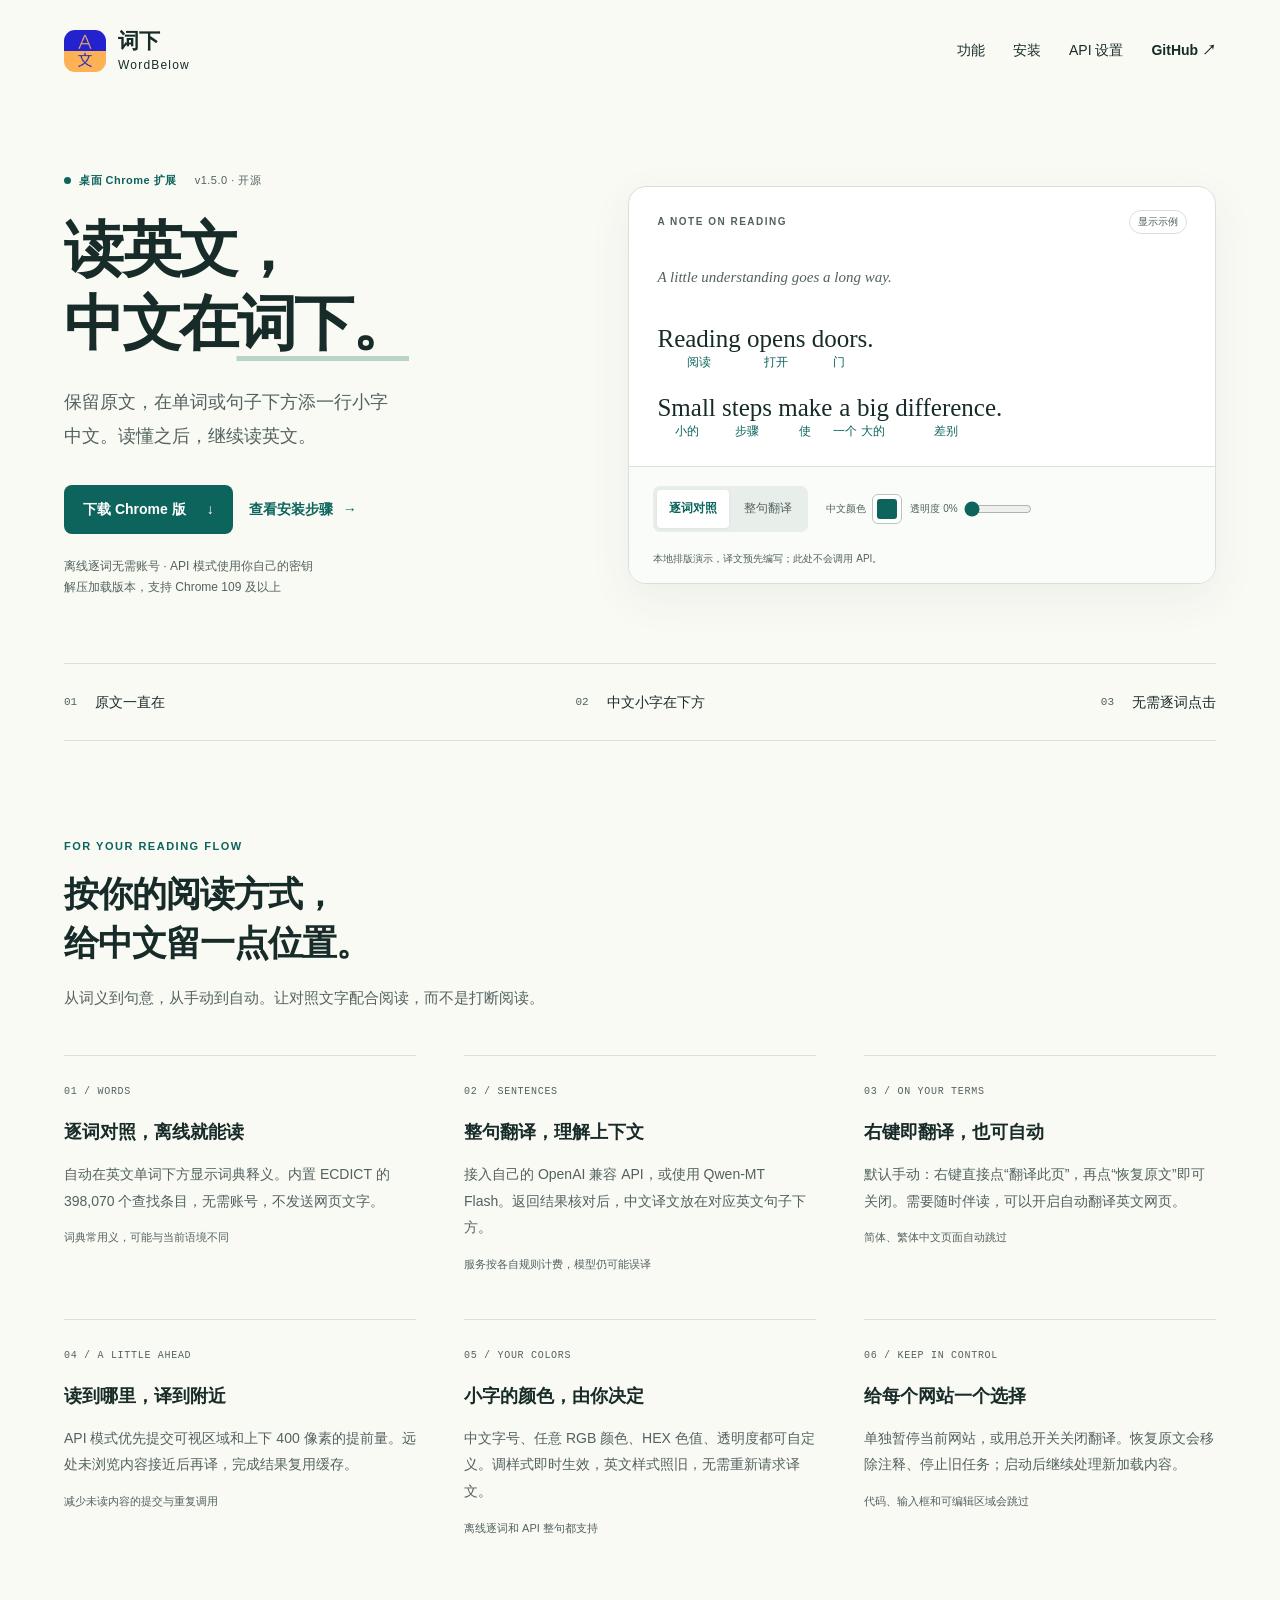
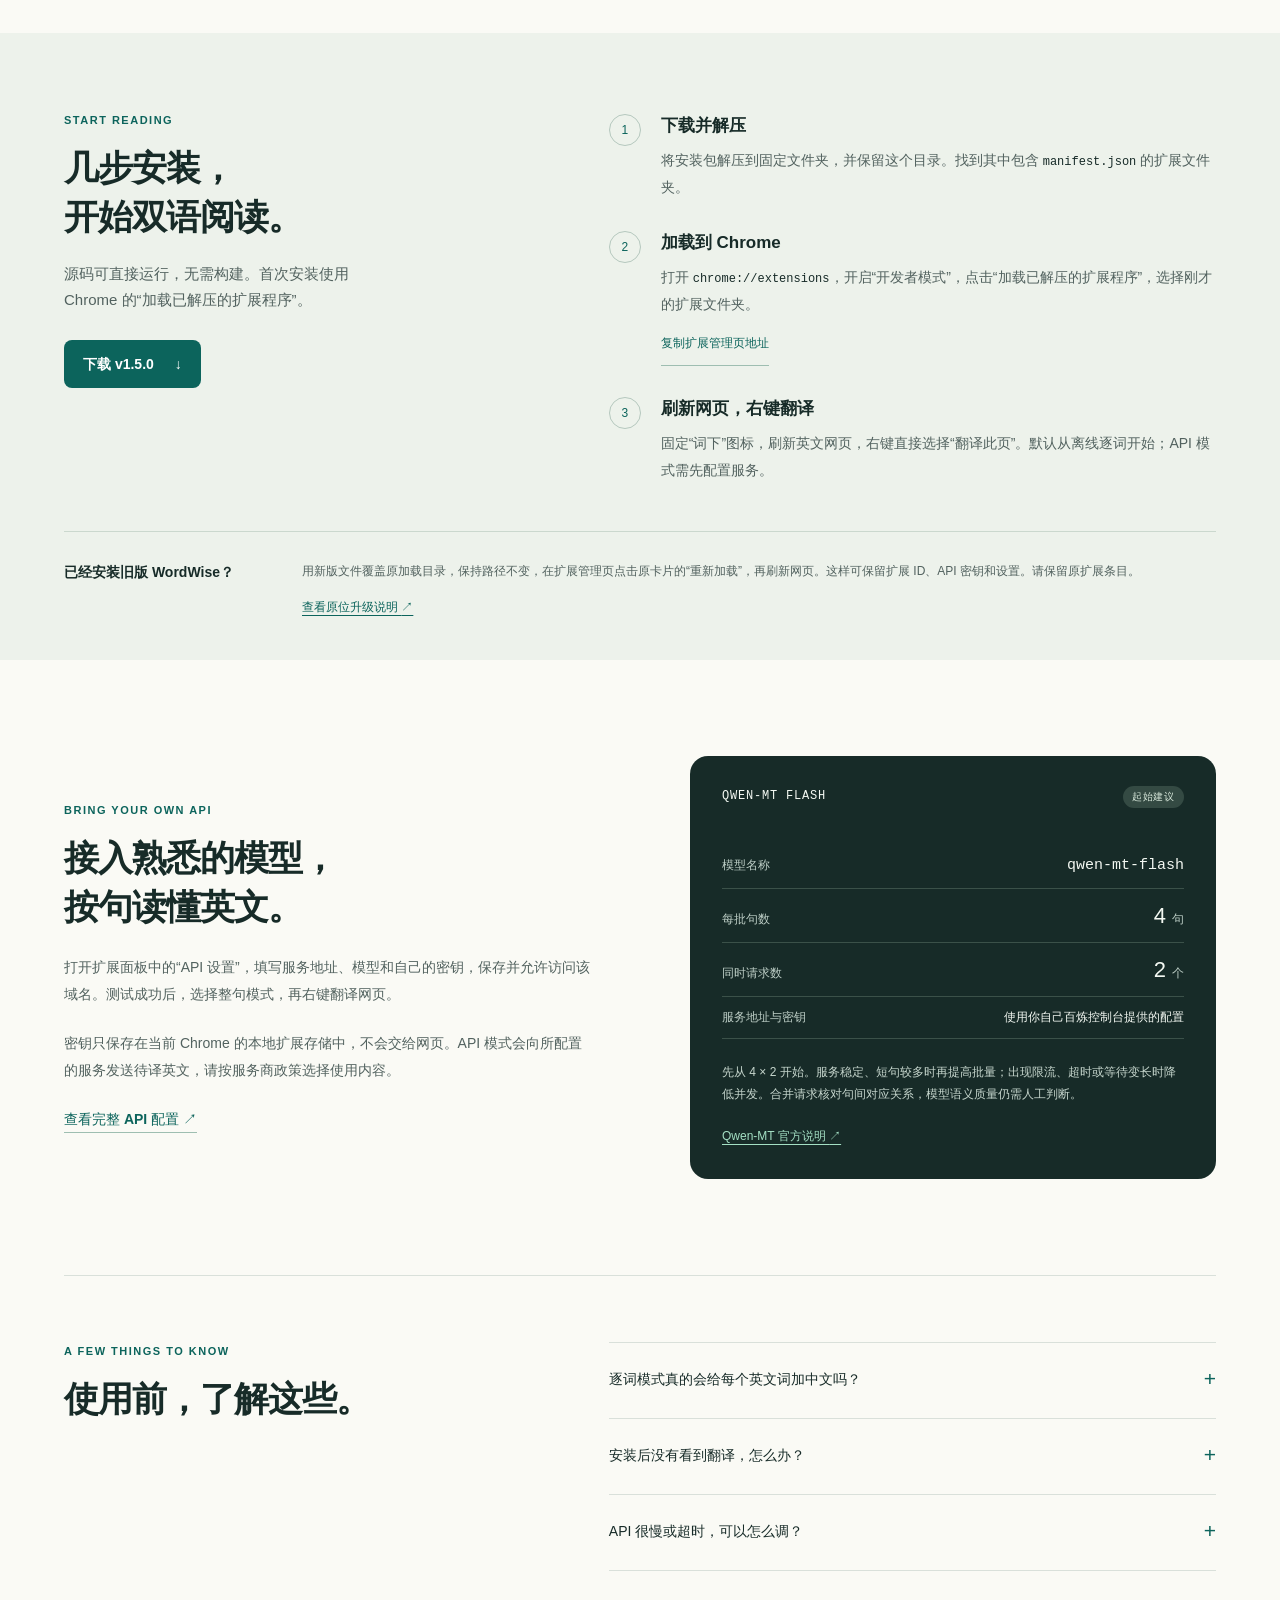
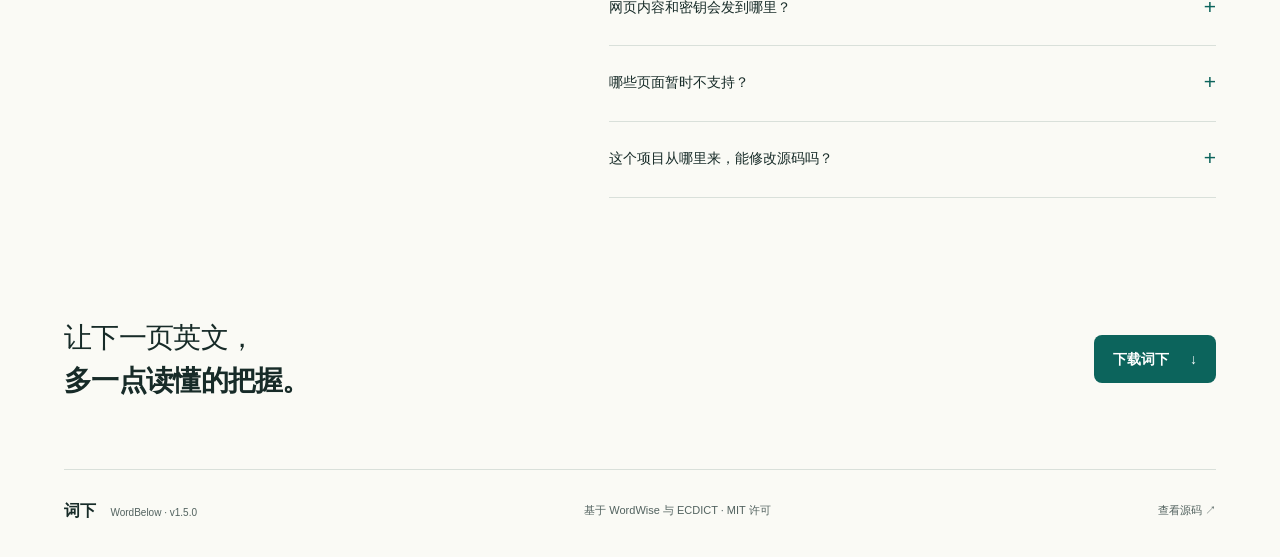
<file: docs/index.html>
<!doctype html>
<html lang="zh-CN">
<head>
  <meta charset="UTF-8">
  <meta name="viewport" content="width=device-width, initial-scale=1">
  <meta name="description" content="词下 WordBelow：保留英文原文，在单词或句子下方显示小字中文。离线逐词、兼容 API 整句、按阅读位置翻译，自定义颜色与透明度。">
  <meta name="theme-color" content="#0c645c">
  <title>词下 · WordBelow — 读英文，中文在词下</title>
  <link rel="icon" type="image/png" href="assets/icon.png">
  <link rel="stylesheet" href="style.css">
  <script src="script.js" defer></script>
</head>
<body>
  <a class="skip-link" href="#main">跳到主要内容</a>
  <header class="site-header wrap">
    <a class="brand" href="#" aria-label="词下 WordBelow 首页"><img src="assets/icon.png" alt="" width="42" height="42"><span>词下<span class="brand-en">WordBelow</span></span></a>
    <nav aria-label="主导航"><a href="#features">功能</a><a href="#install">安装</a><a href="#api">API 设置</a><a class="source-link" href="https://github.com/ABOOAI/wordbelow">GitHub <span aria-hidden="true">↗</span></a></nav>
  </header>
  <main id="main">
    <section class="hero wrap" aria-labelledby="hero-title">
      <div class="hero-copy">
        <p class="eyebrow"><span class="status-dot" aria-hidden="true"></span>桌面 Chrome 扩展 <span class="version">v1.5.0 · 开源</span></p>
        <h1 id="hero-title">读英文，<br>中文在<span class="underlined">词下。</span></h1>
        <p class="hero-intro">保留原文，在单词或句子下方添一行小字中文。读懂之后，继续读英文。</p>
        <div class="hero-actions"><a class="button primary" href="https://github.com/ABOOAI/wordbelow/releases/latest/download/WordBelow-1.5.0.zip">下载 Chrome 版 <span aria-hidden="true">↓</span></a><a class="button text" href="#install">查看安装步骤 <span aria-hidden="true">→</span></a></div>
        <p class="hero-note">离线逐词无需账号 · API 模式使用你自己的密钥<br>解压加载版本，支持 Chrome 109 及以上</p>
      </div>
      <div class="reading-card" aria-label="双语显示交互示例">
        <div class="reading-top"><span class="paper-label">A NOTE ON READING</span><span class="demo-tag">显示示例</span></div>
        <div class="reading-content" id="reading-demo">
          <p class="reading-kicker">A little understanding goes a long way.</p>
          <div id="word-demo" class="demo-words" lang="en">
            <p><ruby>Reading<rp>（</rp><rt lang="zh-CN">阅读</rt><rp>）</rp></ruby> <ruby>opens<rp>（</rp><rt lang="zh-CN">打开</rt><rp>）</rp></ruby> <ruby>doors<rp>（</rp><rt lang="zh-CN">门</rt><rp>）</rp></ruby>.</p>
            <p><ruby>Small<rp>（</rp><rt lang="zh-CN">小的</rt><rp>）</rp></ruby> <ruby>steps<rp>（</rp><rt lang="zh-CN">步骤</rt><rp>）</rp></ruby> <ruby>make<rp>（</rp><rt lang="zh-CN">使</rt><rp>）</rp></ruby> <ruby>a<rp>（</rp><rt lang="zh-CN">一个</rt><rp>）</rp></ruby> <ruby>big<rp>（</rp><rt lang="zh-CN">大的</rt><rp>）</rp></ruby> <ruby>difference<rp>（</rp><rt lang="zh-CN">差别</rt><rp>）</rp></ruby>.</p>
          </div>
          <div id="sentence-demo" class="demo-sentences" hidden>
            <div><p lang="en">Reading opens doors.</p><p class="sentence-gloss">阅读为你打开一扇扇大门。</p></div>
            <div><p lang="en">Small steps make a big difference.</p><p class="sentence-gloss">小小的进步，也能带来很大的改变。</p></div>
          </div>
        </div>
        <div class="demo-toolbar">
          <div class="mode-control" role="group" aria-label="显示模式"><button type="button" data-mode="word" aria-pressed="true">逐词对照</button><button type="button" data-mode="sentence" aria-pressed="false">整句翻译</button></div>
          <div class="appearance-controls"><label for="demo-color">中文颜色</label><input id="demo-color" type="color" value="#0c645c"><label for="demo-opacity">透明度 <output id="opacity-value" for="demo-opacity">0%</output></label><input id="demo-opacity" type="range" min="0" max="100" value="0" aria-describedby="demo-disclaimer"></div>
        </div>
        <p class="demo-disclaimer" id="demo-disclaimer">本地排版演示，译文预先编写；此处不会调用 API。</p>
        <p class="visually-hidden" id="demo-status" role="status" aria-live="polite" aria-atomic="true">当前显示逐词对照示例。</p>
      </div>
    </section>

    <section class="principles wrap" aria-label="阅读方式"><p><span>01</span> 原文一直在</p><p><span>02</span> 中文小字在下方</p><p><span>03</span> 无需逐词点击</p></section>

    <section class="section wrap" id="features" aria-labelledby="features-title">
      <div class="section-heading"><p class="eyebrow">FOR YOUR READING FLOW</p><h2 id="features-title">按你的阅读方式，<br>给中文留一点位置。</h2><p>从词义到句意，从手动到自动。让对照文字配合阅读，而不是打断阅读。</p></div>
      <div class="feature-grid">
        <article class="feature"><span class="feature-number">01 / WORDS</span><h3>逐词对照，离线就能读</h3><p>自动在英文单词下方显示词典释义。内置 ECDICT 的 398,070 个查找条目，无需账号，不发送网页文字。</p><span class="feature-footnote">词典常用义，可能与当前语境不同</span></article>
        <article class="feature"><span class="feature-number">02 / SENTENCES</span><h3>整句翻译，理解上下文</h3><p>接入自己的 OpenAI 兼容 API，或使用 Qwen-MT Flash。返回结果核对后，中文译文放在对应英文句子下方。</p><span class="feature-footnote">服务按各自规则计费，模型仍可能误译</span></article>
        <article class="feature"><span class="feature-number">03 / ON YOUR TERMS</span><h3>右键即翻译，也可自动</h3><p>默认手动：右键直接点“翻译此页”，再点“恢复原文”即可关闭。需要随时伴读，可以开启自动翻译英文网页。</p><span class="feature-footnote">简体、繁体中文页面自动跳过</span></article>
        <article class="feature"><span class="feature-number">04 / A LITTLE AHEAD</span><h3>读到哪里，译到附近</h3><p>API 模式优先提交可视区域和上下 400 像素的提前量。远处未浏览内容接近后再译，完成结果复用缓存。</p><span class="feature-footnote">减少未读内容的提交与重复调用</span></article>
        <article class="feature"><span class="feature-number">05 / YOUR COLORS</span><h3>小字的颜色，由你决定</h3><p>中文字号、任意 RGB 颜色、HEX 色值、透明度都可自定义。调样式即时生效，英文样式照旧，无需重新请求译文。</p><span class="feature-footnote">离线逐词和 API 整句都支持</span></article>
        <article class="feature"><span class="feature-number">06 / KEEP IN CONTROL</span><h3>给每个网站一个选择</h3><p>单独暂停当前网站，或用总开关关闭翻译。恢复原文会移除注释、停止旧任务；启动后继续处理新加载内容。</p><span class="feature-footnote">代码、输入框和可编辑区域会跳过</span></article>
      </div>
    </section>

    <section class="install-section" id="install" aria-labelledby="install-title">
      <div class="wrap install-layout">
        <div class="install-intro"><p class="eyebrow">START READING</p><h2 id="install-title">几步安装，<br>开始双语阅读。</h2><p>源码可直接运行，无需构建。首次安装使用 Chrome 的“加载已解压的扩展程序”。</p><a class="button primary" href="https://github.com/ABOOAI/wordbelow/releases/latest/download/WordBelow-1.5.0.zip">下载 v1.5.0 <span aria-hidden="true">↓</span></a></div>
        <ol class="install-steps">
          <li><span class="step-number">1</span><div><h3>下载并解压</h3><p>将安装包解压到固定文件夹，并保留这个目录。找到其中包含 <code>manifest.json</code> 的扩展文件夹。</p></div></li>
          <li><span class="step-number">2</span><div><h3>加载到 Chrome</h3><p>打开 <code>chrome://extensions</code>，开启“开发者模式”，点击“加载已解压的扩展程序”，选择刚才的扩展文件夹。</p><button class="copy-button" id="copy-extensions" type="button">复制扩展管理页地址</button><p id="copy-status" class="copy-status" role="status" aria-live="polite"></p></div></li>
          <li><span class="step-number">3</span><div><h3>刷新网页，右键翻译</h3><p>固定“词下”图标，刷新英文网页，右键直接选择“翻译此页”。默认从离线逐词开始；API 模式需先配置服务。</p></div></li>
        </ol>
      </div>
      <div class="wrap upgrade-note"><strong>已经安装旧版 WordWise？</strong><p>用新版文件覆盖原加载目录，保持路径不变，在扩展管理页点击原卡片的“重新加载”，再刷新网页。这样可保留扩展 ID、API 密钥和设置。请保留原扩展条目。</p><a href="https://github.com/ABOOAI/wordbelow#已安装-wordwise-版本的原位升级">查看原位升级说明 <span aria-hidden="true">↗</span></a></div>
    </section>

    <section class="section wrap" id="api" aria-labelledby="api-title">
      <div class="api-layout"><div class="api-copy"><p class="eyebrow">BRING YOUR OWN API</p><h2 id="api-title">接入熟悉的模型，<br>按句读懂英文。</h2><p>打开扩展面板中的“API 设置”，填写服务地址、模型和自己的密钥，保存并允许访问该域名。测试成功后，选择整句模式，再右键翻译网页。</p><p>密钥只保存在当前 Chrome 的本地扩展存储中，不会交给网页。API 模式会向所配置的服务发送待译英文，请按服务商政策选择使用内容。</p><a class="inline-link" href="https://github.com/ABOOAI/wordbelow#api-配置">查看完整 API 配置 <span aria-hidden="true">↗</span></a></div><div class="api-panel"><div class="api-panel-heading"><span>QWEN-MT FLASH</span><span class="panel-tag">起始建议</span></div><dl><div><dt>模型名称</dt><dd><code>qwen-mt-flash</code></dd></div><div><dt>每批句数</dt><dd>4 <span>句</span></dd></div><div><dt>同时请求数</dt><dd>2 <span>个</span></dd></div><div><dt>服务地址与密钥</dt><dd class="api-small">使用你自己百炼控制台提供的配置</dd></div></dl><p>先从 4 × 2 开始。服务稳定、短句较多时再提高批量；出现限流、超时或等待变长时降低并发。合并请求核对句间对应关系，模型语义质量仍需人工判断。</p><a href="https://help.aliyun.com/zh/model-studio/machine-translation/">Qwen-MT 官方说明 <span aria-hidden="true">↗</span></a></div></div>
    </section>

    <section class="section wrap faq-section" aria-labelledby="faq-title"><div class="section-heading"><p class="eyebrow">A FEW THINGS TO KNOW</p><h2 id="faq-title">使用前，了解这些。</h2></div><div class="faq-list">
      <details><summary>逐词模式真的会给每个英文词加中文吗？<span aria-hidden="true">+</span></summary><p>启用后会自动处理可见正文中的英文单词，无需逐个点击。词典未收录的单词可显示“未收录”；代码、输入框、按钮、可编辑区域和网页设置为不翻译的内容会跳过。词典释义不一定符合当前句子中的词义。</p></details>
      <details><summary>安装后没有看到翻译，怎么办？<span aria-hidden="true">+</span></summary><p>默认不会自动翻译。先刷新英文网页，确认总开关已开启、当前网站未暂停，再右键选择“翻译此页”。中文页面会自动跳过。API 模式还需先保存服务配置并测试成功。</p></details>
      <details><summary>API 很慢或超时，可以怎么调？<span aria-hidden="true">+</span></summary><p>Qwen-MT Flash 推荐从每批 4 句、同时 2 个请求开始。限流或等待增加时降到 1—2 个并发，批次格式不兼容时设为每批 1 句。网络、文本长度、模型负载与配额都会影响速度；单次请求期限 60 秒，失败后保留英文。恢复原文后重新翻译可以重试。</p></details>
      <details><summary>网页内容和密钥会发到哪里？<span aria-hidden="true">+</span></summary><p>离线模式完全在本机查词，不发送网页文字。API 模式向你配置的服务发送英文句子和翻译参数，密钥仅用于服务授权；项目没有自建翻译中转服务。密钥保存在本机扩展存储中，不写进网页、安装包或本仓库；本地存储不是加密的密码保险箱。具体数据处理与计费由服务方决定。</p></details>
      <details><summary>哪些页面暂时不支持？<span aria-hidden="true">+</span></summary><p>Chrome 内置页、应用商店、浏览器 PDF 阅读器、图片里的文字和 Chrome 手机版不支持。密集排版可能因小字注释增加行高；可降低字号或暂停该网站。分句与中文识别采用有限文本判断，混合语言、缩写或异常结构可能影响结果。</p></details>
      <details><summary>这个项目从哪里来，能修改源码吗？<span aria-hidden="true">+</span></summary><p>词下基于 breeze-r/wordwise 改造，词典来自 skywind3000/ECDICT，均保留 MIT 许可和来源。新增源码同样以 MIT 许可提供，扩展无需编译，可在 GitHub 查看、修改和分发。本项目与第三方“沉浸式翻译 / Immersive Translate”产品无隶属关系。</p></details>
    </div></section>

    <section class="closing wrap"><p>让下一页英文，<br><strong>多一点读懂的把握。</strong></p><a class="button primary" href="https://github.com/ABOOAI/wordbelow/releases/latest/download/WordBelow-1.5.0.zip">下载词下 <span aria-hidden="true">↓</span></a></section>
  </main>
  <footer class="site-footer wrap"><div class="footer-brand">词下 <span>WordBelow · v1.5.0</span></div><p>基于 <a href="https://github.com/breeze-r/wordwise">WordWise</a> 与 <a href="https://github.com/skywind3000/ECDICT">ECDICT</a> · MIT 许可</p><a href="https://github.com/ABOOAI/wordbelow">查看源码 <span aria-hidden="true">↗</span></a></footer>
</body>
</html>
</file>
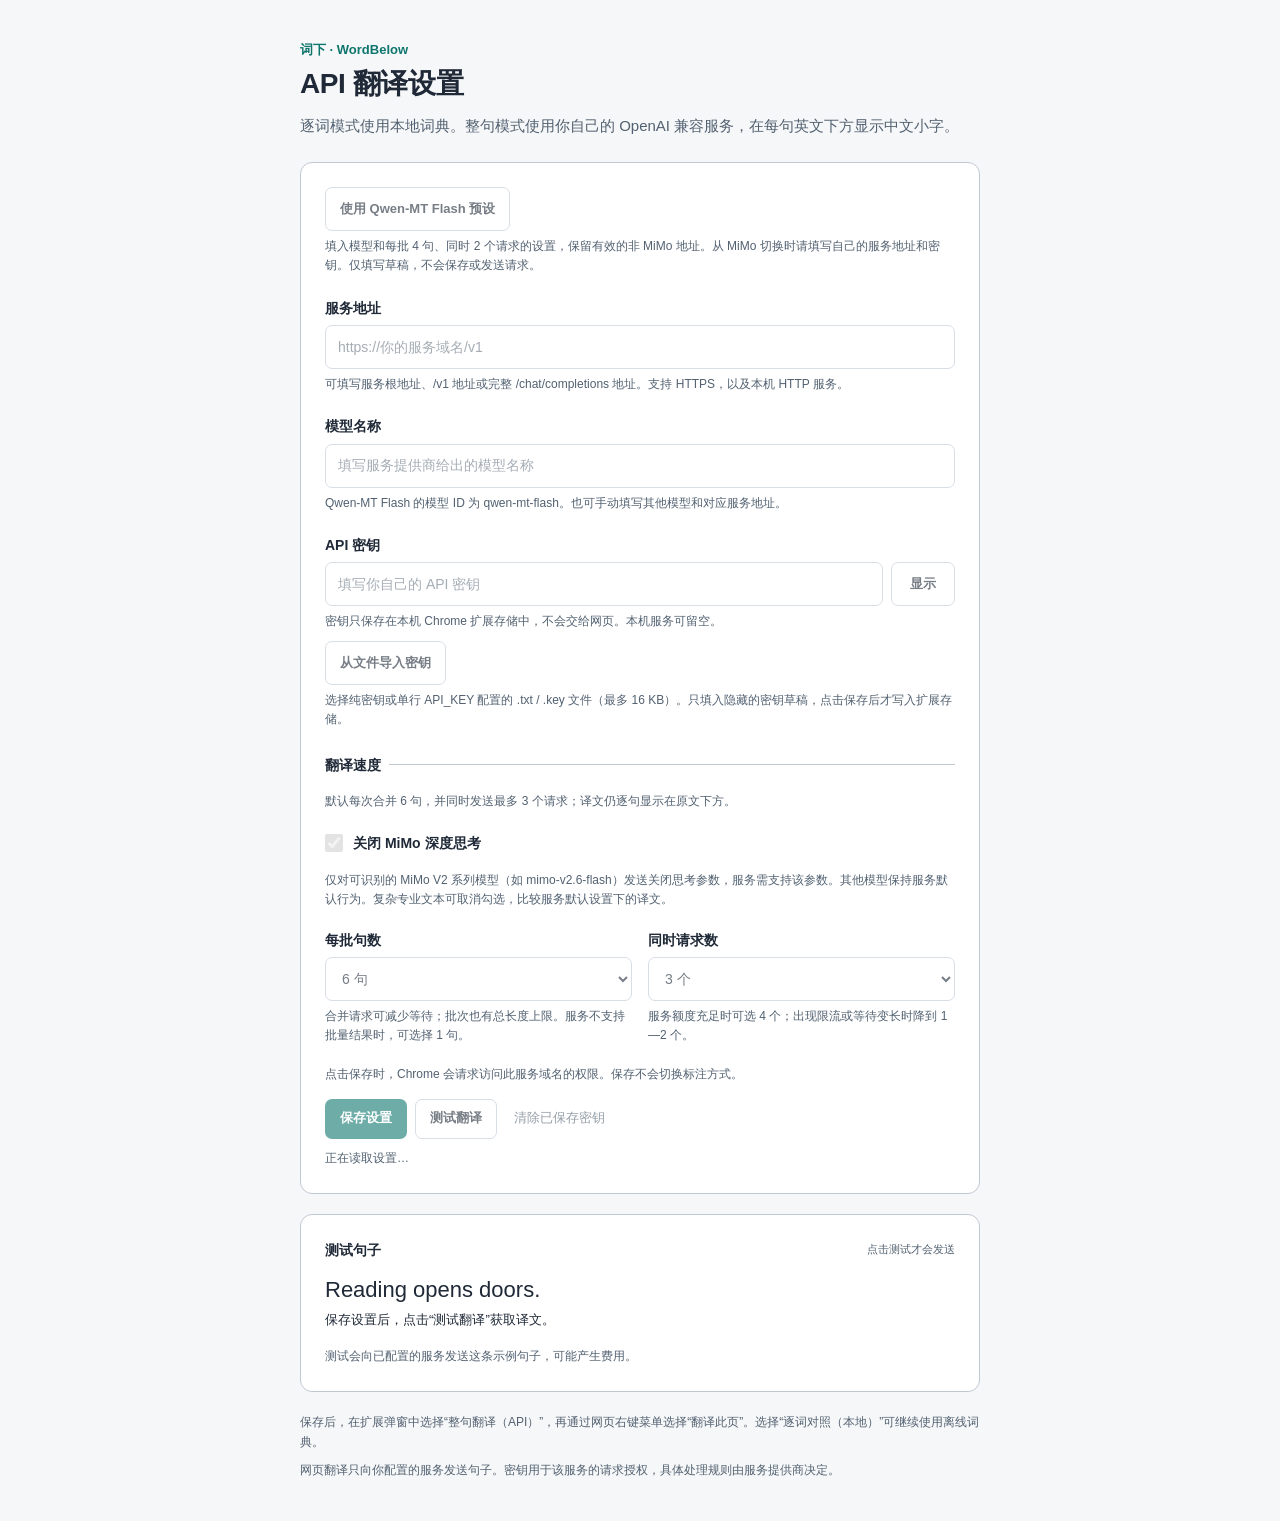
<file: extension/options.html>
<!doctype html>
<html lang="zh-CN">
  <head>
    <meta charset="UTF-8">
    <meta name="viewport" content="width=device-width, initial-scale=1">
    <title>API 翻译设置 · 词下 WordBelow</title>
    <link rel="stylesheet" href="options.css">
    <script src="options.js" defer></script>
  </head>
  <body>
    <main>
      <header>
        <p class="eyebrow">词下 · WordBelow</p>
        <h1>API 翻译设置</h1>
        <p class="intro">逐词模式使用本地词典。整句模式使用你自己的 OpenAI 兼容服务，在每句英文下方显示中文小字。</p>
      </header>

      <form id="api-form" class="card" novalidate>
        <div class="model-preset">
          <button id="qwen-preset" type="button" class="secondary" aria-describedby="preset-hint" disabled>使用 Qwen-MT Flash 预设</button>
          <p id="preset-hint" class="hint">填入模型和每批 4 句、同时 2 个请求的设置，保留有效的非 MiMo 地址。从 MiMo 切换时请填写自己的服务地址和密钥。仅填写草稿，不会保存或发送请求。</p>
        </div>
        <div class="field">
          <label for="base-url">服务地址</label>
          <input id="base-url" name="baseUrl" type="url" inputmode="url" autocomplete="off" spellcheck="false" aria-describedby="base-hint base-error" placeholder="https://你的服务域名/v1" disabled>
          <p id="base-hint" class="hint">可填写服务根地址、/v1 地址或完整 /chat/completions 地址。支持 HTTPS，以及本机 HTTP 服务。</p>
          <p id="base-error" class="field-error" hidden></p>
        </div>
        <div class="field">
          <label for="model">模型名称</label>
          <input id="model" name="model" type="text" autocomplete="off" spellcheck="false" aria-describedby="model-hint model-error" placeholder="填写服务提供商给出的模型名称" disabled>
          <p id="model-hint" class="hint">Qwen-MT Flash 的模型 ID 为 qwen-mt-flash。也可手动填写其他模型和对应服务地址。</p>
          <p id="model-error" class="field-error" hidden></p>
          <div id="qwen-hint" class="provider-note" hidden>
            <p>Qwen-MT 按英文 → 中文调用专用翻译接口。推荐每批 4 句、同时 2 个请求；批次结果边界异常时，改为单句核对。</p>
            <p>请从百炼控制台复制你的业务空间或 DashScope 服务地址，并使用同地域的密钥。也支持提供此模型的兼容网关；公开安装包不包含预置账号、个人服务地址或密钥。</p>
            <p><a href="https://help.aliyun.com/zh/model-studio/machine-translation/" target="_blank" rel="noopener noreferrer">查看百炼 Qwen-MT 官方说明</a></p>
          </div>
        </div>
        <div class="field">
          <label for="api-key">API 密钥</label>
          <div class="key-input">
            <input id="api-key" name="apiKey" type="password" autocomplete="off" spellcheck="false" aria-describedby="key-hint key-error" placeholder="填写你自己的 API 密钥" disabled>
            <button id="toggle-key" type="button" class="secondary reveal" aria-pressed="false" aria-label="显示 API 密钥" disabled>显示</button>
          </div>
          <p id="key-hint" class="hint">密钥只保存在本机 Chrome 扩展存储中，不会交给网页。本机服务可留空。</p>
          <div class="key-import">
            <button id="import-key" type="button" class="secondary" aria-describedby="import-hint" disabled>从文件导入密钥</button>
            <input id="key-file" type="file" accept=".txt,.key" hidden disabled>
            <p id="import-hint" class="hint">选择纯密钥或单行 API_KEY 配置的 .txt / .key 文件（最多 16 KB）。只填入隐藏的密钥草稿，点击保存后才写入扩展存储。</p>
          </div>
          <p id="key-error" class="field-error" hidden></p>
        </div>

        <fieldset class="performance-settings">
          <legend>翻译速度</legend>
          <p id="performance-intro" class="hint performance-intro">默认每次合并 6 句，并同时发送最多 3 个请求；译文仍逐句显示在原文下方。</p>
          <div class="check-field">
            <input id="disable-thinking" name="disableThinking" type="checkbox" checked aria-describedby="thinking-hint" disabled>
            <label for="disable-thinking">关闭 MiMo 深度思考</label>
          </div>
          <p id="thinking-hint" class="hint">仅对可识别的 MiMo V2 系列模型（如 mimo-v2.6-flash）发送关闭思考参数，服务需支持该参数。其他模型保持服务默认行为。复杂专业文本可取消勾选，比较服务默认设置下的译文。</p>
          <div class="performance-grid">
            <div class="field">
              <label for="batch-size">每批句数</label>
              <select id="batch-size" name="batchSize" aria-describedby="batch-hint" disabled>
                <option value="1">1 句 · 单句兼容</option>
                <option value="4">4 句</option>
                <option value="6" selected>6 句</option>
                <option value="8">8 句</option>
              </select>
              <p id="batch-hint" class="hint">合并请求可减少等待；批次也有总长度上限。服务不支持批量结果时，可选择 1 句。</p>
            </div>
            <div class="field">
              <label for="concurrency">同时请求数</label>
              <select id="concurrency" name="concurrency" aria-describedby="concurrency-hint" disabled>
                <option value="1">1 个</option>
                <option value="2">2 个</option>
                <option value="3" selected>3 个</option>
                <option value="4">4 个</option>
              </select>
              <p id="concurrency-hint" class="hint">服务额度充足时可选 4 个；出现限流或等待变长时降到 1—2 个。</p>
            </div>
          </div>
        </fieldset>

        <p class="permission-note">点击保存时，Chrome 会请求访问此服务域名的权限。保存不会切换标注方式。</p>
        <div class="actions">
          <button id="save" type="submit" class="primary" disabled>保存设置</button>
          <button id="test" type="button" class="secondary" disabled>测试翻译</button>
          <button id="clear-key" type="button" class="text-button" disabled>清除已保存密钥</button>
        </div>
        <p id="form-status" role="status" aria-live="polite" aria-atomic="true" class="form-status">正在读取设置…</p>
      </form>

      <section class="card test-card" aria-label="翻译测试结果">
        <div class="test-heading"><h2>测试句子</h2><span>点击测试才会发送</span></div>
        <p id="test-source" lang="en">Reading opens doors.</p>
        <p id="test-translation" class="translation" role="status" aria-live="polite">保存设置后，点击“测试翻译”获取译文。</p>
        <p class="hint test-note">测试会向已配置的服务发送这条示例句子，可能产生费用。</p>
      </section>

      <footer>
        <p>保存后，在扩展弹窗中选择“整句翻译（API）”，再通过网页右键菜单选择“翻译此页”。选择“逐词对照（本地）”可继续使用离线词典。</p>
        <p>网页翻译只向你配置的服务发送句子。密钥用于该服务的请求授权，具体处理规则由服务提供商决定。</p>
      </footer>
    </main>
  </body>
</html>
</file>
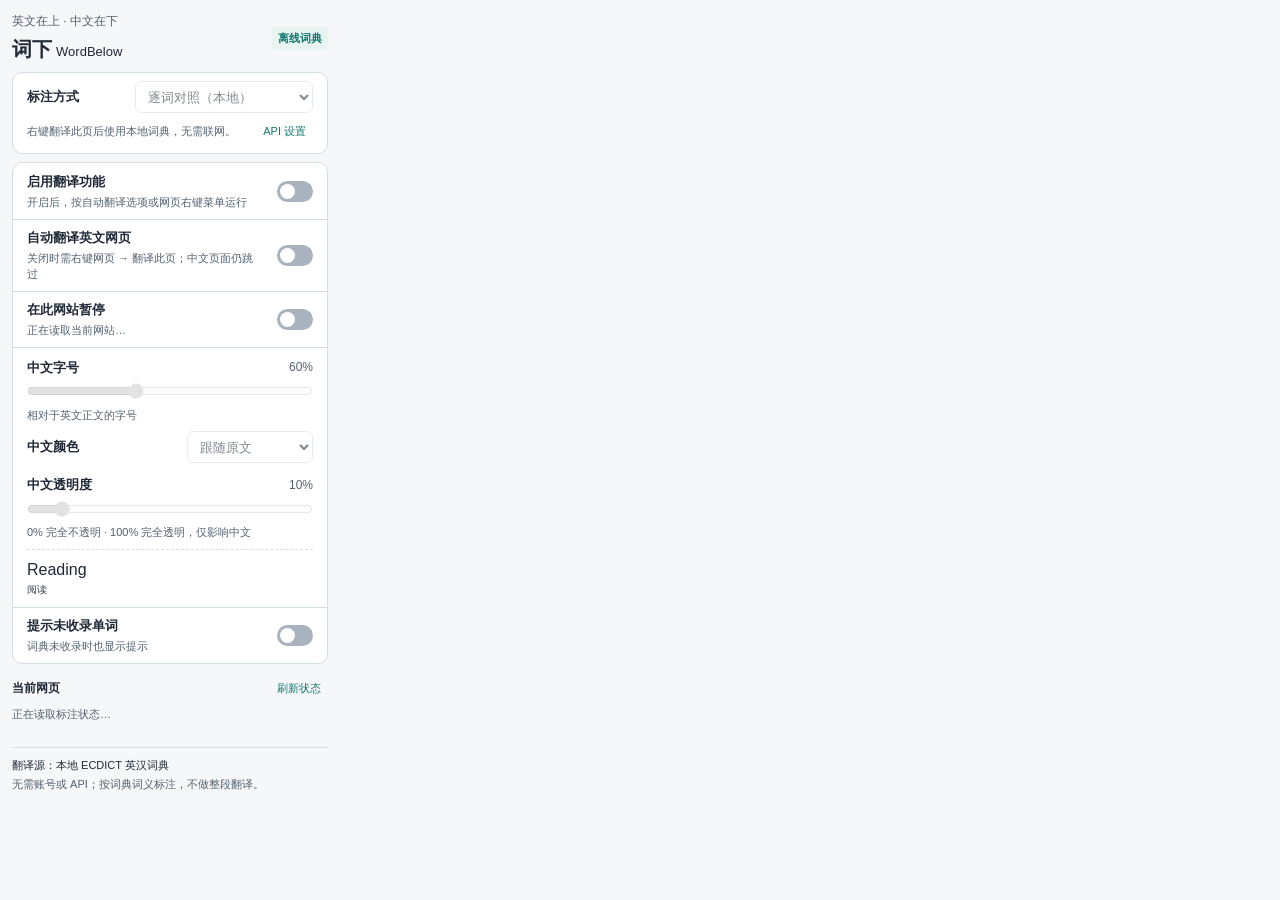
<file: extension/popup.html>
<!doctype html>
<html lang="zh-CN">
  <head>
    <meta charset="UTF-8">
    <meta name="viewport" content="width=device-width, initial-scale=1">
    <title>词下 · WordBelow</title>
    <link rel="stylesheet" href="popup.css">
    <script src="popup.js" defer></script>
  </head>
  <body>
    <main>
      <header class="header">
        <div>
          <p class="eyebrow">英文在上 · 中文在下</p>
          <h1>词下 <span>WordBelow</span></h1>
        </div>
        <span class="local-badge">离线词典</span>
      </header>

      <section class="mode-card" aria-label="选择标注方式">
        <div class="mode-heading">
          <label for="translation-mode">标注方式</label>
          <select id="translation-mode" disabled>
            <option value="word">逐词对照（本地）</option>
            <option value="sentence">整句翻译（API）</option>
          </select>
        </div>
        <div class="mode-helper">
          <p id="mode-hint">右键翻译此页后使用本地词典，无需联网。</p>
          <button type="button" id="open-options">API 设置</button>
        </div>
      </section>

      <div class="settings">
        <label class="toggle-row" for="enabled">
          <span class="label-copy"><strong>启用翻译功能</strong><span>开启后，按自动翻译选项或网页右键菜单运行</span></span>
          <input type="checkbox" id="enabled" class="switch" disabled>
        </label>
        <label class="toggle-row" for="auto-translate">
          <span class="label-copy"><strong>自动翻译英文网页</strong><span id="auto-translate-hint">关闭时需右键网页 → 翻译此页；中文页面仍跳过</span></span>
          <input type="checkbox" id="auto-translate" class="switch" aria-describedby="auto-translate-hint" disabled>
        </label>
        <label class="toggle-row" for="site-disabled">
          <span class="label-copy"><strong>在此网站暂停</strong><span id="site-host">正在读取当前网站…</span></span>
          <input type="checkbox" id="site-disabled" class="switch" disabled>
        </label>

        <div class="appearance">
          <div class="field-heading">
            <label for="gloss-size">中文字号</label>
            <output id="gloss-size-value" for="gloss-size">60%</output>
          </div>
          <input id="gloss-size" type="range" min="0.45" max="0.85" step="0.05" value="0.6" aria-describedby="size-hint" disabled>
          <p id="size-hint" class="field-hint">相对于英文正文的字号</p>
          <div class="color-row">
            <label for="gloss-color">中文颜色</label>
            <select id="gloss-color" disabled>
              <option value="auto">跟随原文</option>
              <option value="gray">灰色</option>
              <option value="teal">青绿色</option>
              <option value="custom">自定义</option>
            </select>
          </div>
          <div id="custom-color-field" class="custom-color-field" hidden>
            <label for="custom-gloss-color-hex">自定义色值</label>
            <div class="custom-color-inputs">
              <input id="custom-gloss-color-picker" type="color" value="#4b5563" aria-label="选择中文自定义颜色" disabled>
              <input id="custom-gloss-color-hex" type="text" value="#4b5563" maxlength="7" autocomplete="off" spellcheck="false" aria-describedby="custom-color-hint custom-color-error" disabled>
            </div>
            <p id="custom-color-hint" class="field-hint">选择颜色，或输入 #RGB / #RRGGBB 色值</p>
            <p id="custom-color-error" class="field-error" role="alert" hidden></p>
          </div>
          <div class="opacity-field">
            <div class="field-heading">
              <label for="gloss-transparency">中文透明度</label>
              <output id="gloss-transparency-value" for="gloss-transparency">10%</output>
            </div>
            <input id="gloss-transparency" type="range" min="0" max="100" step="1" value="10" aria-describedby="opacity-hint" disabled>
            <p id="opacity-hint" class="field-hint">0% 完全不透明 · 100% 完全透明，仅影响中文</p>
          </div>
          <div class="appearance-preview" aria-label="中文样式预览">
            <p id="preview-original" class="preview-original" lang="en">Reading</p>
            <p id="preview-gloss" class="preview-gloss">阅读</p>
          </div>
        </div>

        <label class="toggle-row unknown-row" id="unknown-row" for="show-unknown">
          <span class="label-copy"><strong>提示未收录单词</strong><span>词典未收录时也显示提示</span></span>
          <input type="checkbox" id="show-unknown" class="switch" disabled>
        </label>
      </div>

      <section class="page-status" aria-label="当前网页标注状态">
        <div class="status-heading"><strong>当前网页</strong><button type="button" id="refresh-status">刷新状态</button></div>
        <p id="page-status" role="status" aria-live="polite" aria-atomic="true">正在读取标注状态…</p>
      </section>
      <p id="save-status" class="save-status" role="status" aria-live="polite"></p>

      <footer>
        <p><strong id="translation-source">翻译源：本地 ECDICT 英汉词典</strong></p>
        <p id="source-note">无需账号或 API；按词典词义标注，不做整段翻译。</p>
      </footer>
    </main>
  </body>
</html>
</file>
<file: docs/style.css>
:root{--ink:#172b28;--muted:#52625f;--teal:#0c645c;--teal-hover:#084e47;--paper:#fafaf5;--surface:#fff;--line:#d9e0da;--tint:#edf2eb;--gloss-color:#0c645c;--gloss-opacity:1;--font-sans:"Segoe UI","PingFang SC","Microsoft YaHei",sans-serif;--font-reading:Georgia,"Times New Roman",serif;--radius:18px}
*{box-sizing:border-box}html{scroll-behavior:smooth;scroll-padding-top:24px}body{margin:0;background:var(--paper);color:var(--ink);font-family:var(--font-sans);font-size:16px;line-height:1.75;-webkit-font-smoothing:antialiased}a{color:inherit;text-decoration:none}button,input{font:inherit}button,a,input,summary{-webkit-tap-highlight-color:transparent}button,summary,input[type=color],input[type=range]{cursor:pointer}button,a{touch-action:manipulation}button{border:0}button:focus-visible,a:focus-visible,input:focus-visible,summary:focus-visible{outline:3px solid var(--teal);outline-offset:5px}p,h1,h2,h3{margin:0}p+ p{margin-top:18px}img{display:block}code{font:14px/1.6 Consolas,"SFMono-Regular",monospace;overflow-wrap:anywhere}.wrap{width:min(1152px,calc(100% - 80px));margin-inline:auto}.skip-link{position:absolute;left:12px;top:-80px;padding:12px 18px;background:var(--ink);color:white;z-index:10}.skip-link:focus{top:12px}.site-header{padding:28px 0;display:flex;align-items:center;justify-content:space-between;gap:24px}.brand{display:flex;align-items:center;gap:12px;font-weight:650;font-size:21px;line-height:1.25}.brand img{border-radius:11px}.brand-en{display:block;font-size:12px;font-weight:500;letter-spacing:1.2px;margin-top:4px}.site-header nav{display:flex;gap:28px;align-items:center;font-size:14px}.site-header nav a{padding-block:9px}.site-header nav a:hover{color:var(--teal)}.source-link{font-weight:600}.hero{display:grid;grid-template-columns:.92fr 1.08fr;gap:64px;align-items:center;padding:70px 0 64px}.eyebrow{font-size:11px;font-weight:650;letter-spacing:1.5px;line-height:1.7;color:var(--teal);display:flex;align-items:center;gap:8px}.hero .eyebrow{letter-spacing:.5px}.status-dot{width:7px;height:7px;border-radius:100%;background:var(--teal)}.version{color:var(--muted);font-weight:400;margin-left:10px}.hero h1{font-size:clamp(42px,4.7vw,63px);font-weight:650;line-height:1.23;letter-spacing:-2.5px;margin:23px 0 24px}.underlined{text-decoration:underline;text-decoration-color:#b9d3c7;text-decoration-thickness:5px;text-underline-offset:12px}.hero-intro{font-size:18px;color:var(--muted);max-width:340px;line-height:1.9}.hero-actions{display:flex;gap:16px;align-items:center;margin-top:32px;flex-wrap:wrap}.button{display:inline-flex;align-items:center;justify-content:center;gap:21px;min-height:48px;padding:12px 19px;border-radius:8px;font-size:14px;font-weight:600;transition:background .18s ease,color .18s ease}.button.primary{background:var(--teal);color:white}.button.primary:hover{background:var(--teal-hover)}.button.text{padding-inline:0;gap:10px;color:var(--teal)}.button.text:hover{color:var(--teal-hover)}.hero-note{margin-top:22px;font-size:12px;line-height:1.8;color:var(--muted)}.reading-card{background:var(--surface);border:1px solid var(--line);border-radius:var(--radius);box-shadow:0 14px 44px #243e3110;overflow:hidden;min-width:0}.reading-top{padding:23px 28px 0;display:flex;justify-content:space-between;align-items:center;gap:12px}.paper-label{font-size:10px;letter-spacing:1.5px;font-weight:600;color:var(--muted)}.demo-tag{font-size:10px;border:1px solid var(--line);color:var(--muted);padding:2px 8px;border-radius:20px}.reading-content{padding:30px 28px 20px;min-height:232px}.reading-kicker{font-family:var(--font-reading);font-style:italic;font-size:15px;color:var(--muted);margin-bottom:20px}.demo-words{font:25px/2.3 var(--font-reading);color:var(--ink)}.demo-words p+p{margin-top:10px}.demo-words ruby{ruby-position:under;ruby-align:center;white-space:nowrap}.demo-words rt{font:12px/1.25 var(--font-sans);color:var(--gloss-color);opacity:var(--gloss-opacity);font-weight:350;padding-top:3px}.demo-sentences{font:25px/1.6 var(--font-reading)}.demo-sentences>div+div{margin-top:18px}.demo-sentences .sentence-gloss{font:13px/1.65 var(--font-sans);font-weight:350;color:var(--gloss-color);opacity:var(--gloss-opacity);margin-top:2px}.demo-toolbar{display:flex;gap:16px;align-items:center;padding:19px 24px;border-top:1px solid var(--line);background:#fafcf9;flex-wrap:wrap}.mode-control{display:inline-flex;gap:3px;padding:4px;background:#e8eeea;border-radius:7px}.mode-control button{background:transparent;font-size:12px;white-space:nowrap;color:var(--muted);padding:7px 10px;min-height:38px;border-radius:4px;transition:background .15s ease,color .15s ease}.mode-control button[aria-pressed=true]{background:white;color:var(--teal);box-shadow:0 1px 4px #1737280d;font-weight:650}.mode-control button:hover{color:var(--teal)}.appearance-controls{display:grid;grid-template-columns:auto 32px auto 68px;align-items:center;gap:8px;font-size:10px;color:var(--muted)}.appearance-controls label{white-space:nowrap}.appearance-controls input[type=color]{appearance:none;-webkit-appearance:none;padding:2px;border:1px solid #b8c6be;width:30px;height:30px;border-radius:6px;background:white}.appearance-controls input[type=color]::-webkit-color-swatch-wrapper{padding:2px}.appearance-controls input[type=color]::-webkit-color-swatch{border:0;border-radius:3px}.appearance-controls input[type=range]{accent-color:var(--teal);width:68px;margin:0;min-height:30px}.demo-disclaimer{margin:0;padding:0 24px 16px;background:#fafcf9;color:var(--muted);font-size:10px;line-height:1.65}.visually-hidden{position:absolute;width:1px;height:1px;padding:0;margin:-1px;overflow:hidden;clip:rect(0,0,0,0);white-space:nowrap;border:0}[hidden]{display:none!important}.principles{display:grid;grid-template-columns:repeat(3,1fr);border-top:1px solid var(--line);border-bottom:1px solid var(--line);padding:26px 0}.principles p{display:flex;align-items:center;gap:18px;font-size:14px;margin:0}.principles p:nth-child(2){justify-content:center}.principles p:nth-child(3){justify-content:flex-end}.principles span{font:11px/1 Consolas,monospace;color:var(--muted)}.section{padding-block:96px}.section-heading{margin-bottom:44px}.section h2,.install-intro h2{font-size:35px;line-height:1.4;font-weight:600;letter-spacing:-1px;margin-top:13px}.section-heading>p:last-child{font-size:15px;color:var(--muted);margin-top:18px;max-width:560px}.feature-grid{display:grid;grid-template-columns:repeat(3,1fr);column-gap:48px;row-gap:46px}.feature{border-top:1px solid var(--line);padding-top:19px}.feature-number{font:10px/1.7 Consolas,monospace;letter-spacing:.7px;color:var(--muted)}.feature h3{font-size:18px;font-weight:600;margin:14px 0 12px}.feature p{color:var(--muted);font-size:14px;line-height:1.9}.feature-footnote{display:block;font-size:11px;color:var(--muted);margin-top:14px;line-height:1.7}.install-section{background:var(--tint);padding:78px 0 42px}.install-layout{display:grid;grid-template-columns:.85fr 1.15fr;gap:96px}.install-intro p:not(.eyebrow){font-size:15px;color:var(--muted);max-width:290px;margin-top:20px}.install-intro .button{margin-top:26px}.install-steps{list-style:none;padding:0;margin:0;display:flex;flex-direction:column;gap:28px}.install-steps li{display:flex;gap:20px}.step-number{flex:0 0 32px;height:32px;display:grid;place-items:center;border:1px solid #b5c8be;border-radius:50%;color:var(--teal);font-size:12px;margin-top:3px}.install-steps h3{font-weight:600;font-size:17px;margin-bottom:6px}.install-steps p{font-size:14px;color:var(--muted);line-height:1.9}.install-steps code{color:var(--ink);font-size:12px}.copy-button{color:var(--teal);background:transparent;font-size:12px;padding:7px 0;min-height:34px;margin-top:5px;border-bottom:1px solid #9ebeb1}.copy-button:hover{color:var(--teal-hover)}.install-steps .copy-status{font-size:12px;min-height:0;margin-top:4px}.copy-status:empty{display:none}.upgrade-note{margin-top:48px;padding-top:28px;border-top:1px solid #cbd8ce;display:grid;grid-template-columns:210px 1fr;gap:12px 28px}.upgrade-note strong{font-size:14px;font-weight:600}.upgrade-note p{font-size:12px;color:var(--muted);margin:0;line-height:1.85}.upgrade-note a{grid-column:2;font-size:12px;color:var(--teal);text-decoration:underline;text-underline-offset:4px;width:fit-content}.api-layout{display:grid;grid-template-columns:1fr 1fr;gap:100px;align-items:center}.api-copy>p:not(.eyebrow){color:var(--muted);font-size:14px;line-height:1.9;margin-top:23px}.inline-link{display:inline-block;color:var(--teal);font-size:14px;font-weight:550;margin-top:24px;border-bottom:1px solid #9ebeb1}.api-panel{background:var(--ink);color:#f3f8f2;padding:30px 32px;border-radius:var(--radius)}.api-panel-heading{font:12px/1.7 Consolas,monospace;letter-spacing:.8px;display:flex;justify-content:space-between;align-items:center;gap:12px}.panel-tag{font:10px/1.8 var(--font-sans);background:#344a43;border-radius:20px;padding:2px 9px;color:#d8e8db;white-space:nowrap}.api-panel dl{margin:27px 0 22px}.api-panel dl>div{display:flex;justify-content:space-between;align-items:baseline;gap:20px;padding:10px 0;border-bottom:1px solid #3b5149}.api-panel dt{font-size:12px;color:#bdcec6}.api-panel dd{margin:0;font-size:22px;line-height:1.5;text-align:right}.api-panel dd code{font-size:15px}.api-panel dd span{font-size:12px;color:#bdcec6}.api-panel dd.api-small{font-size:12px;max-width:220px;line-height:1.7}.api-panel>p{font-size:12px;color:#c6d6cd;line-height:1.9}.api-panel>a{font-size:12px;color:#a4e0c4;display:inline-block;margin-top:20px;text-decoration:underline;text-underline-offset:4px}.faq-section{border-top:1px solid var(--line);display:grid;grid-template-columns:.85fr 1.15fr;gap:96px;padding-top:66px;padding-bottom:80px}.faq-section .section-heading{margin:0}.faq-list details{border-bottom:1px solid var(--line);padding-bottom:2px}.faq-list details:first-child{border-top:1px solid var(--line)}.faq-list summary{list-style:none;display:flex;justify-content:space-between;align-items:center;gap:22px;padding:18px 0;font-size:14px;font-weight:500;line-height:1.75}.faq-list summary::-webkit-details-marker{display:none}.faq-list summary>span{font-size:21px;font-weight:300;color:var(--teal)}.faq-list details[open] summary>span{transform:rotate(45deg)}.faq-list details p{font-size:13px;color:var(--muted);padding:0 24px 21px 0;line-height:1.95}.closing{padding:38px 0 66px;display:flex;align-items:center;justify-content:space-between;gap:30px}.closing p{font-size:28px;line-height:1.55;letter-spacing:-.7px}.closing strong{font-weight:600}.site-footer{border-top:1px solid var(--line);padding:27px 0 32px;display:flex;justify-content:space-between;align-items:center;gap:24px;font-size:11px;color:var(--muted)}.footer-brand{font-size:16px;color:var(--ink);font-weight:600}.footer-brand span{font-size:10px;font-weight:400;color:var(--muted);margin-left:10px}.site-footer p{margin:0}.site-footer a:hover{text-decoration:underline;text-underline-offset:4px}
@media(min-width:1280px){.demo-toolbar{gap:18px}.mode-control button{padding-inline:12px}.appearance-controls{gap:6px}}
@media(max-width:1000px){.wrap{width:calc(100% - 48px)}.hero{gap:32px;padding-top:42px}.hero h1{font-size:48px}.hero-intro{font-size:16px}.reading-top{padding-inline:22px}.reading-content{padding-inline:22px}.demo-toolbar{padding-inline:20px;gap:12px}.appearance-controls{grid-template-columns:auto 32px auto 80px}.appearance-controls input[type=range]{width:80px}.feature-grid{gap:38px 28px}.install-layout,.api-layout,.faq-section{gap:50px}.section{padding-block:72px}.section h2,.install-intro h2{font-size:31px}.api-panel{padding:26px}.site-footer{gap:18px;flex-wrap:wrap}}
@media(max-width:760px){.wrap{width:calc(100% - 40px)}.site-header{padding-block:21px}.site-header nav{gap:18px;font-size:12px}.site-header nav a[href="#features"]{display:none}.hero{grid-template-columns:1fr;gap:34px;padding:34px 0 44px}.hero-copy{max-width:560px}.hero h1{font-size:53px;letter-spacing:-2px;line-height:1.2;margin:20px 0 21px}.hero-intro{max-width:400px;font-size:17px}.hero-actions{margin-top:26px}.hero-note{margin-top:17px}.reading-content{min-height:226px}.reading-card{max-width:560px;width:100%}.reading-top{padding-inline:24px}.reading-content{padding-inline:24px}.demo-toolbar{padding-inline:20px;justify-content:space-between}.appearance-controls{grid-template-columns:auto 32px auto 76px}.appearance-controls input[type=range]{width:76px}.principles{padding:20px 0;gap:12px}.principles p{font-size:11px;gap:8px}.principles span{font-size:9px}.feature-grid{grid-template-columns:repeat(2,1fr);gap:36px 27px}.section-heading{margin-bottom:32px}.section{padding-block:58px}.section h2,.install-intro h2{font-size:29px}.feature h3{font-size:17px}.feature p{font-size:13px}.install-section{padding-top:56px}.install-layout,.api-layout,.faq-section{grid-template-columns:1fr;gap:32px}.install-intro p:not(.eyebrow){max-width:520px}.install-intro .button{margin-top:22px}.install-steps{gap:24px}.upgrade-note{margin-top:34px;grid-template-columns:1fr;gap:9px}.upgrade-note a{grid-column:1}.api-copy{max-width:600px}.api-panel{max-width:560px;width:100%}.faq-section{padding-top:42px;padding-bottom:48px}.faq-section .section-heading{margin-bottom:0}.closing{padding:22px 0 48px}.closing p{font-size:23px}.site-footer{padding:24px 0;gap:12px}.footer-brand{flex-basis:100%}.site-footer>p{flex:1}}
@media(max-width:430px){.wrap{width:calc(100% - 32px)}.brand{font-size:18px;gap:9px}.brand img{width:36px;height:36px}.brand-en{font-size:10px}.site-header{gap:12px}.site-header nav{gap:15px}.site-header nav a[href="#api"]{display:none}.hero h1{font-size:46px}.hero-intro{font-size:16px}.hero-actions{gap:14px}.button{font-size:12px;min-height:46px;padding-inline:16px;gap:16px}.hero-note{font-size:11px}.hero .eyebrow{font-size:10px;flex-wrap:wrap;gap:6px}.version{margin-left:5px}.reading-top{padding:19px 18px 0}.reading-content{padding:25px 18px 19px;min-height:218px}.reading-kicker{font-size:13px;margin-bottom:19px}.demo-words,.demo-sentences{font-size:23px}.demo-words{line-height:2.35}.demo-words rt{font-size:11px}.demo-sentences .sentence-gloss{font-size:12px}.demo-toolbar{padding:16px 16px;gap:13px}.mode-control{width:100%}.mode-control button{flex:1;font-size:12px;min-height:38px}.appearance-controls{width:100%;grid-template-columns:auto 30px auto 1fr;gap:8px;font-size:11px}.appearance-controls input[type=range]{width:100%}.demo-disclaimer{padding:0 16px 15px}.principles{gap:6px}.principles p{font-size:10px;gap:5px}.principles span{font-size:8px}.feature-grid{grid-template-columns:1fr;gap:30px}.feature h3{font-size:18px}.feature p{font-size:14px}.feature-footnote{font-size:11px}.section h2,.install-intro h2{font-size:28px}.section-heading>p:last-child{font-size:14px}.install-steps li{gap:14px}.api-panel{padding:25px 22px}.api-panel dl>div{gap:12px}.api-panel dd.api-small{max-width:170px}.faq-list summary{font-size:13px;gap:12px}.closing{align-items:flex-start;flex-direction:column;gap:22px}.closing p{font-size:26px}.site-footer>p{flex-basis:100%;font-size:10px}.footer-brand span{font-size:9px}.site-footer>a{font-size:11px}}
@media(prefers-reduced-motion:reduce){html{scroll-behavior:auto}*,*::before,*::after{animation:none!important;transition:none!important}}
.api-panel a:focus-visible{outline-color:#a4e0c4}
.copy-button{min-height:44px}
@media(max-width:760px){.feature p,.install-steps p,.api-copy>p:not(.eyebrow),.faq-list details p{font-size:16px}.feature-footnote,.upgrade-note p,.api-panel>p{font-size:12px}.faq-list summary{font-size:15px}.mode-control button{min-height:44px}.appearance-controls input[type=color]{width:40px;height:44px}.appearance-controls{grid-template-columns:auto 40px auto 1fr}.appearance-controls input[type=range]{min-height:44px}.site-header nav a{display:inline-flex;align-items:center;min-height:44px}}
</file>
<file: extension/options.css>
:root {
  color-scheme: light dark;
  --background: #f6f7f8;
  --surface: #ffffff;
  --text: #1f2937;
  --muted: #526171;
  --border: #bfc9d4;
  --accent: #0f766e;
  --accent-hover: #115e59;
  --accent-soft: #e8f4f0;
  --focus: #1d4ed8;
  --error: #b91c1c;
  --gloss-size: 0.6em;
  --gloss-color: inherit;
  --gloss-teal: #0f766e;
}

* { box-sizing: border-box; }
[hidden] { display: none !important; }
body { margin: 0; background: var(--background); color: var(--text); font-family: -apple-system, BlinkMacSystemFont, "Segoe UI", "Microsoft YaHei", sans-serif; font-size: 15px; line-height: 1.6; }
main { width: min(100%, 728px); padding: 40px 24px; margin: 0 auto; }
p, h1, h2 { margin: 0; }
header { margin-bottom: 24px; }
.eyebrow { color: var(--accent); font-size: 13px; font-weight: 600; margin-bottom: 5px; }
h1 { font-size: 28px; line-height: 1.3; letter-spacing: -0.4px; }
.intro { margin-top: 12px; color: var(--muted); }
.card { background: var(--surface); border: 1px solid var(--border); border-radius: 12px; padding: 24px; margin-bottom: 20px; }
.field + .field { margin-top: 20px; }
.model-preset { margin-bottom: 20px; }
.model-preset button { min-height: 44px; white-space: normal; text-align: left; }
.provider-note { margin-top: 12px; padding: 12px 14px; border: 1px solid var(--border); border-radius: 7px; background: var(--accent-soft); font-size: 12px; overflow-wrap: anywhere; }
.provider-note p + p { margin-top: 8px; }
.provider-note code { font-size: inherit; }
.provider-note a { color: var(--accent); text-underline-offset: 3px; }
.provider-note a:focus-visible { outline: 3px solid var(--focus); outline-offset: 3px; }
label { display: inline-block; font-size: 14px; font-weight: 600; margin-bottom: 6px; }
input, button, select { font: inherit; }
input:not([type="checkbox"]), select { width: 100%; min-height: 44px; border: 1px solid var(--border); border-radius: 7px; padding: 9px 12px; background: var(--surface); color: var(--text); font-size: 14px; }
input::placeholder { color: var(--muted); opacity: 0.85; }
input[aria-invalid="true"] { border-color: var(--error); }
:is(input, button, select):focus-visible { outline: 3px solid var(--focus); outline-offset: 3px; }
button { min-height: 40px; border: 1px solid transparent; border-radius: 7px; padding: 8px 14px; cursor: pointer; font-size: 13px; font-weight: 600; white-space: nowrap; transition: background-color 150ms ease, border-color 150ms ease; }
button:disabled, input:disabled, select:disabled { opacity: 0.6; cursor: default; }
.primary { background: var(--accent); color: #ffffff; }
.primary:hover:not(:disabled) { background: var(--accent-hover); }
.secondary { color: var(--text); background: var(--surface); border-color: var(--border); }
.secondary:hover:not(:disabled) { background: var(--background); border-color: var(--muted); }
.text-button { color: var(--muted); background: transparent; font-weight: 400; padding-left: 8px; padding-right: 8px; }
.text-button:hover:not(:disabled) { background: var(--background); color: var(--text); }
.key-input { display: flex; gap: 8px; }
.key-input input { min-width: 0; flex: 1; }
.key-import { margin-top: 10px; }
.key-import button { min-height: 44px; }
.reveal { flex: 0 0 64px; }
.hint { color: var(--muted); font-size: 12px; line-height: 1.6; margin-top: 6px; overflow-wrap: anywhere; }
.performance-settings { min-width: 0; border: 0; border-top: 1px solid var(--border); margin: 24px 0 0; padding: 16px 0 0; }
.performance-settings legend { padding: 0 8px 0 0; font-size: 14px; font-weight: 600; }
.performance-intro { margin: 0 0 10px; }
.check-field { display: flex; gap: 10px; align-items: center; min-height: 44px; }
.check-field input { width: 18px; height: 18px; flex: 0 0 18px; accent-color: var(--accent); margin: 0; }
.check-field label { margin: 0; cursor: pointer; padding: 10px 0; }
.performance-grid { display: grid; grid-template-columns: repeat(2, minmax(0, 1fr)); gap: 16px; margin-top: 18px; }
.performance-grid .field + .field { margin-top: 0; }
.field-error { color: var(--error); font-size: 12px; margin-top: 5px; }
.permission-note { color: var(--muted); font-size: 12px; margin-top: 20px; }
.actions { display: flex; flex-wrap: wrap; gap: 8px; margin-top: 14px; align-items: center; }
.form-status { min-height: 20px; color: var(--muted); font-size: 12px; margin-top: 10px; overflow-wrap: anywhere; }
.form-status.error { color: var(--error); }
.test-heading { display: flex; align-items: center; justify-content: space-between; gap: 12px; margin-bottom: 12px; }
h2 { font-size: 14px; font-weight: 600; }
.test-heading span { color: var(--muted); font-size: 11px; }
#test-source { font-size: 22px; line-height: 1.5; }
.translation { font-size: var(--gloss-size); font-weight: 300; color: var(--gloss-color); line-height: 1.7; margin-top: 3px; }
.test-card { font-size: 22px; }
.test-note { font-size: 12px; margin-top: 16px; }
footer { color: var(--muted); font-size: 12px; line-height: 1.7; }
footer p + p { margin-top: 8px; }

@media (prefers-color-scheme: dark) {
  :root {
    --background: #111820;
    --surface: #1b2530;
    --text: #eef2f7;
    --muted: #b4c0ce;
    --border: #55677b;
    --accent: #13857a;
    --accent-hover: #0f766e;
    --accent-soft: #223f40;
    --focus: #93c5fd;
    --error: #fca5a5;
    --gloss-teal: #72d2c5;
  }
  .eyebrow { color: #72d2c5; }
  .provider-note a { color: #72d2c5; }
}

@media (max-width: 480px) {
  main { padding: 24px 16px; }
  .card { padding: 18px; }
  .actions .text-button { padding-left: 0; }
  h1 { font-size: 25px; }
  .intro { font-size: 14px; }
  .test-heading { align-items: flex-start; }
  .performance-grid { grid-template-columns: 1fr; gap: 14px; }
}

@media (prefers-reduced-motion: reduce) {
  *, *::before { transition: none !important; }
}
</file>
<file: extension/popup.css>
:root {
  color-scheme: light dark;
  --background: #f6f7f8;
  --surface: #ffffff;
  --text: #1f2937;
  --muted: #526171;
  --border: #d7dde4;
  --accent: #0f766e;
  --accent-soft: #e8f4f0;
  --switch-off: #64748b;
  --focus: #1d4ed8;
  --error: #b91c1c;
  --preview-size: 0.6em;
  --preview-color: inherit;
  --preview-opacity: 0.9;
}

* { box-sizing: border-box; }
[hidden] { display: none !important; }

body {
  margin: 0;
  width: 340px;
  background: var(--background);
  color: var(--text);
  font-family: -apple-system, BlinkMacSystemFont, "Segoe UI", "Microsoft YaHei", sans-serif;
  font-size: 13px;
  line-height: 1.5;
}

main { padding: 12px; }
p, h1 { margin: 0; }
button, input, select { font: inherit; }
button, select, input, label.toggle-row { cursor: pointer; }
button:disabled, input:disabled, select:disabled { cursor: default; opacity: 0.55; }
:is(button, input, select):focus-visible { outline: 3px solid var(--focus); outline-offset: 3px; }
.header { display: flex; align-items: center; justify-content: space-between; gap: 8px; margin-bottom: 8px; }
.eyebrow { color: var(--muted); font-size: 12px; margin-bottom: 4px; }
h1 { font-size: 20px; font-weight: 700; letter-spacing: -0.5px; }
h1 span { font-size: 13px; font-weight: 500; letter-spacing: 0; }
.local-badge { flex-shrink: 0; color: var(--accent); background: var(--accent-soft); border-radius: 5px; padding: 4px 6px; font-size: 11px; font-weight: 600; }
.mode-card { background: var(--surface); border: 1px solid var(--border); border-radius: 10px; padding: 8px 14px; margin-bottom: 8px; }
.mode-heading { display: flex; align-items: center; justify-content: space-between; gap: 12px; }
.mode-heading label { font-size: 13px; font-weight: 600; }
.mode-heading select { width: 178px; }
.mode-helper { display: flex; align-items: center; justify-content: space-between; gap: 8px; margin-top: 4px; }
.mode-helper p { color: var(--muted); font-size: 11px; }
.mode-helper button { flex-shrink: 0; white-space: nowrap; }
.settings { background: var(--surface); border: 1px solid var(--border); border-radius: 10px; overflow: hidden; }
.toggle-row { display: flex; min-height: 56px; align-items: center; justify-content: space-between; gap: 16px; padding: 8px 14px; }
.toggle-row + .toggle-row { border-top: 1px solid var(--border); }
.label-copy { min-width: 0; display: flex; flex-direction: column; gap: 2px; }
.label-copy strong, .field-heading label, .color-row label { font-size: 13px; font-weight: 600; }
.label-copy > span { color: var(--muted); font-size: 11px; overflow-wrap: anywhere; }
.switch { appearance: none; flex: 0 0 36px; width: 36px; height: 21px; margin: 0; border: 1px solid transparent; border-radius: 20px; background: var(--switch-off); position: relative; transition: background-color 150ms ease; }
.switch::before { content: ""; width: 15px; height: 15px; background: #ffffff; border-radius: 50%; position: absolute; top: 2px; left: 2px; transition: transform 150ms ease; }
.switch:checked { background: var(--accent); }
.switch:checked::before { transform: translateX(15px); }
.appearance { border-top: 1px solid var(--border); padding: 10px 14px; }
.field-heading, .color-row { display: flex; align-items: center; justify-content: space-between; gap: 16px; }
output { color: var(--muted); font-variant-numeric: tabular-nums; font-size: 12px; }
input[type="range"] { accent-color: var(--accent); width: 100%; height: 20px; margin: 4px 0 0; }
.field-hint { color: var(--muted); font-size: 11px; margin-bottom: 8px; }
.custom-color-field { margin-top: 10px; }
.custom-color-field > label { display: block; font-size: 12px; font-weight: 600; margin-bottom: 5px; }
.custom-color-inputs { display: flex; gap: 8px; align-items: center; }
input[type="color"] { flex: 0 0 44px; width: 44px; height: 34px; border: 1px solid var(--border); border-radius: 6px; padding: 3px; background: var(--surface); }
#custom-gloss-color-hex { min-width: 0; width: 100%; min-height: 34px; border: 1px solid var(--border); border-radius: 6px; padding: 5px 8px; color: var(--text); background: var(--surface); font-family: ui-monospace, monospace; }
#custom-gloss-color-hex[aria-invalid="true"] { border-color: var(--error); }
.custom-color-field .field-hint { margin-top: 4px; margin-bottom: 0; }
.field-error { color: var(--error); font-size: 11px; margin-top: 4px; overflow-wrap: anywhere; }
.opacity-field { margin-top: 12px; }
.appearance-preview { font-size: 16px; padding-top: 8px; border-top: 1px dashed var(--border); }
.preview-original { color: var(--text); opacity: 1; }
.preview-gloss { font-size: var(--preview-size); font-weight: 300; color: var(--preview-color); opacity: var(--preview-opacity); line-height: 1.6; }
select { border: 1px solid var(--border); background: var(--surface); color: var(--text); min-height: 32px; padding: 3px 24px 3px 8px; border-radius: 6px; width: 126px; }
.unknown-row { border-top: 1px solid var(--border); }
.page-status { margin-top: 10px; }
.status-heading { display: flex; align-items: center; justify-content: space-between; gap: 8px; }
.status-heading strong { font-size: 12px; }
button { background: transparent; border: 1px solid transparent; border-radius: 5px; padding: 4px 6px; min-height: 28px; color: var(--accent); font-size: 11px; transition: background-color 150ms ease; }
button:hover { background: var(--accent-soft); }
button:active { border-color: var(--accent); }
#page-status { color: var(--muted); font-size: 11px; margin-top: 4px; min-height: 17px; }
.save-status { min-height: 17px; color: var(--muted); font-size: 11px; margin-top: 3px; }
.save-status.error { color: var(--error); }
footer { border-top: 1px solid var(--border); padding-top: 8px; margin-top: 4px; color: var(--muted); font-size: 11px; line-height: 1.7; }
footer strong { font-weight: 500; color: var(--text); }

@media (prefers-color-scheme: dark) {
  :root {
    --background: #111820;
    --surface: #1b2530;
    --text: #eef2f7;
    --muted: #b4c0ce;
    --border: #405165;
    --accent: #72d2c5;
    --accent-soft: #223f40;
    --switch-off: #718197;
    --focus: #93c5fd;
    --error: #fca5a5;
  }
  .switch:checked { background: #15867c; }
}

@media (prefers-reduced-motion: reduce) {
  *, *::before { transition: none !important; }
}
</file>
